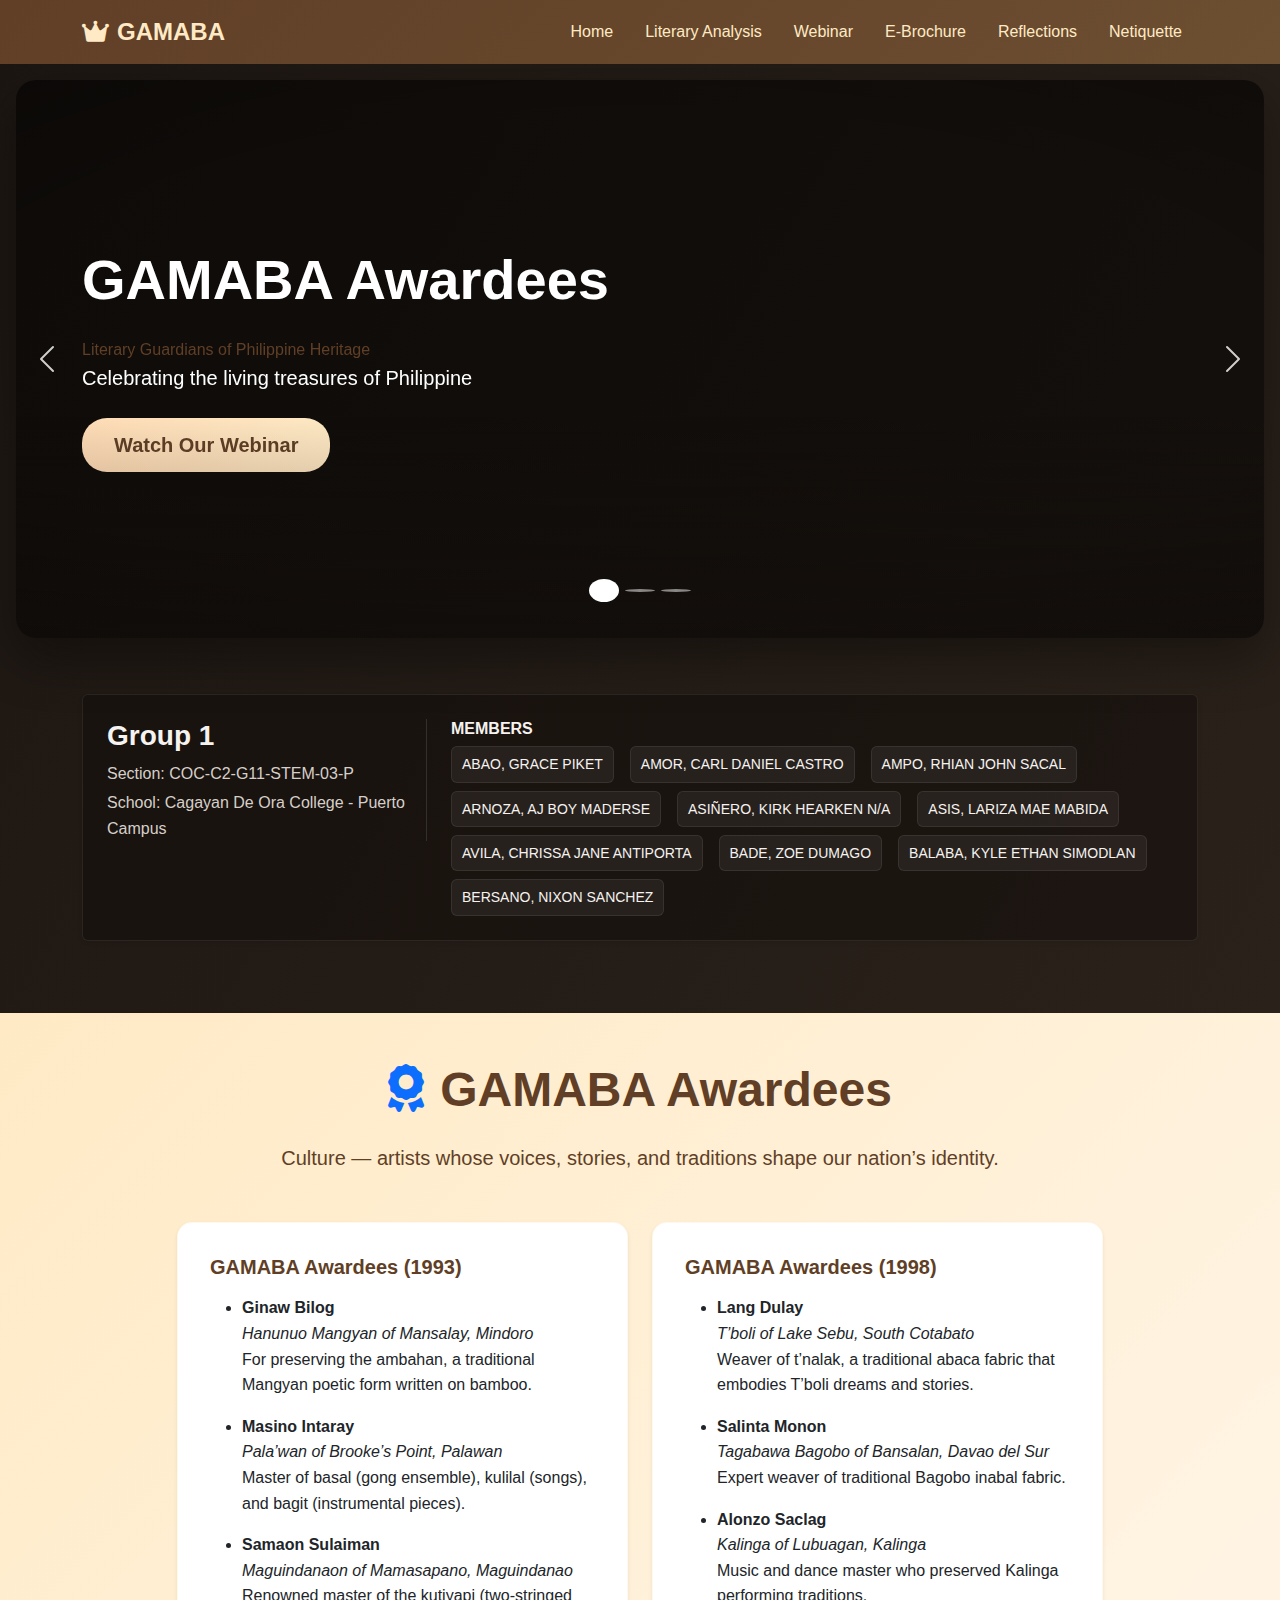
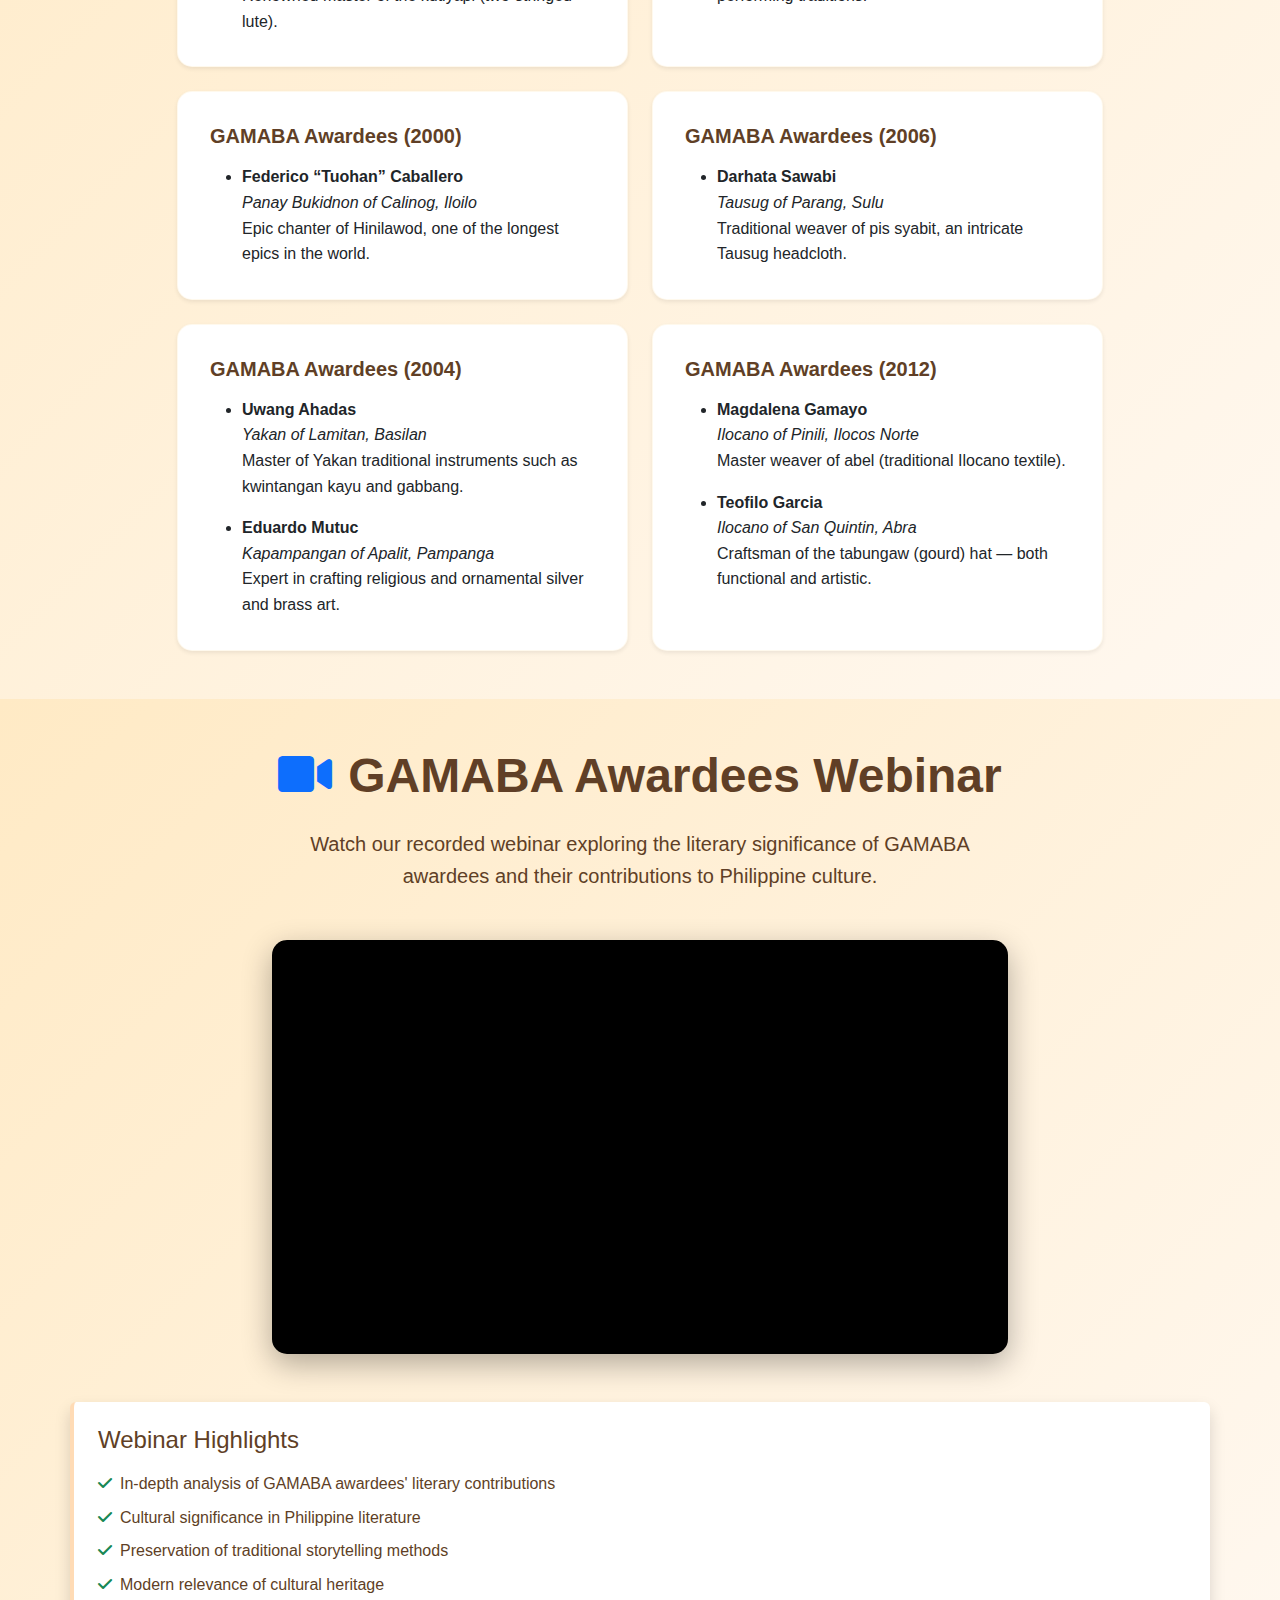
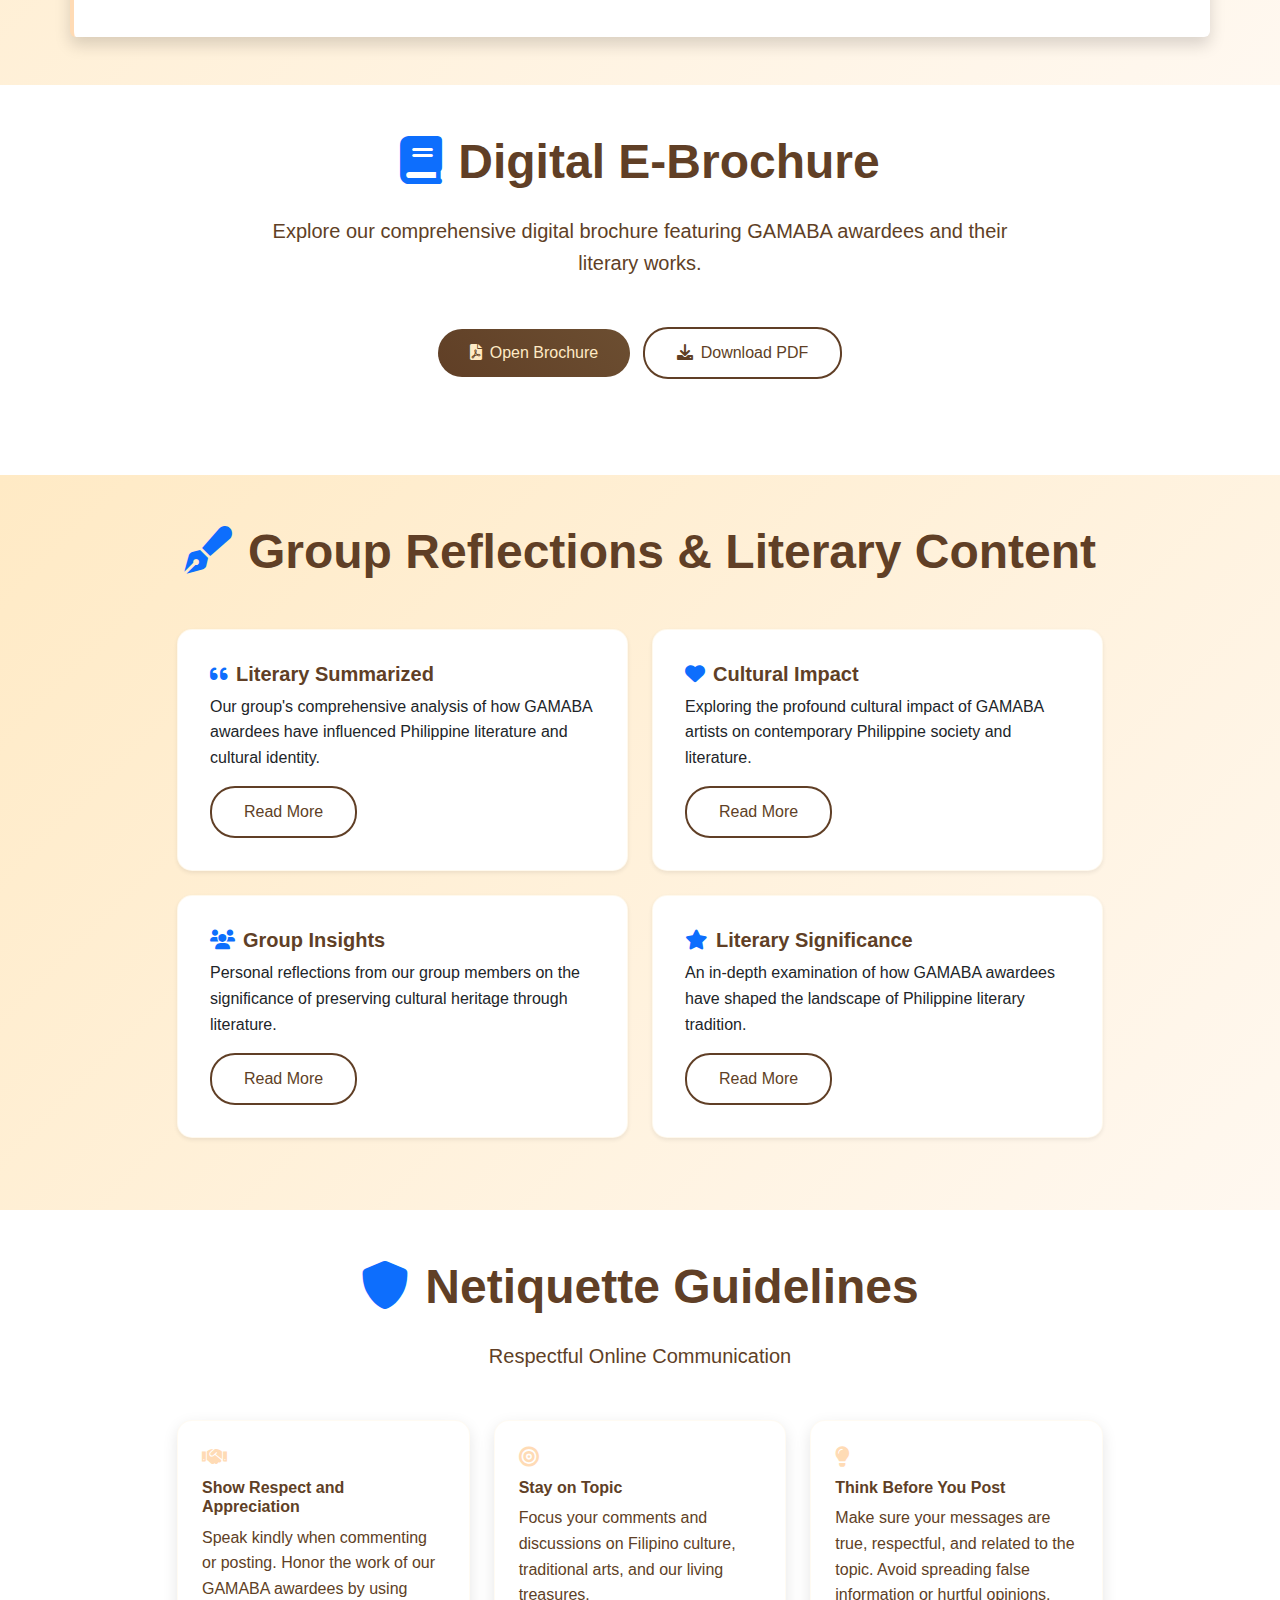
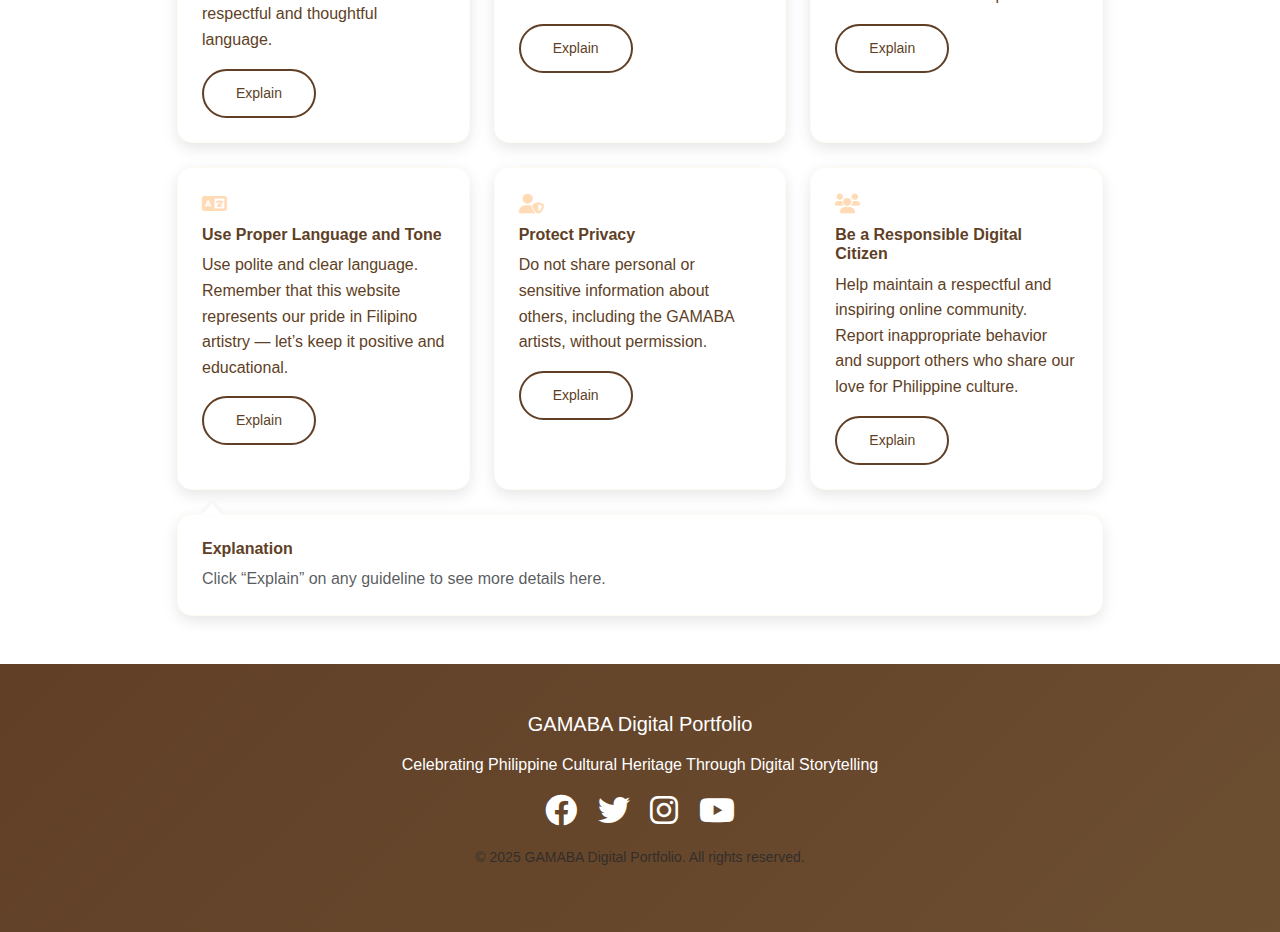
<file: index.html>
<!DOCTYPE html>
<html lang="en">
<head>
    <meta charset="UTF-8">
    <meta name="viewport" content="width=device-width, initial-scale=1.0">
    <title>GAMABA</title>
    <link href="https://cdnjs.cloudflare.com/ajax/libs/font-awesome/6.0.0/css/all.min.css" rel="stylesheet">
    <link href="https://cdnjs.cloudflare.com/ajax/libs/bootstrap/5.3.0/css/bootstrap.min.css" rel="stylesheet">
    <link href="styles.css" rel="stylesheet">
</head>
<body>
    <!-- Navigation -->
    <nav class="navbar navbar-expand-lg navbar-dark fixed-top" style="background: linear-gradient(135deg, var(--primary-color) 0%, var(--secondary-color) 100%);">
        <div class="container">
            <a class="navbar-brand" href="#home">
                <i class="fas fa-crown me-2"></i>GAMABA
            </a>
            <button class="navbar-toggler" type="button" data-bs-toggle="collapse" data-bs-target="#navbarNav">
                <span class="navbar-toggler-icon"></span>
            </button>
            <div class="collapse navbar-collapse" id="navbarNav">
                <ul class="navbar-nav ms-auto">
                    <li class="nav-item">
                        <a class="nav-link" href="#home">Home</a>
                    </li>
                    <li class="nav-item">
                        <a class="nav-link" href="literary-analysis.html">Literary Analysis</a>
                    </li>
                    <li class="nav-item">
                        <a class="nav-link" href="#webinar">Webinar</a>
                    </li>
                    <li class="nav-item">
                        <a class="nav-link" href="#brochure">E-Brochure</a>
                    </li>
                    <li class="nav-item">
                        <a class="nav-link" href="#reflections">Reflections</a>
                    </li>
                    <li class="nav-item">
                        <a class="nav-link" href="#netiquette">Netiquette</a>
                    </li>
                </ul>
            </div>
        </div>
    </nav>

    <!-- Hero Section with Carousel -->
    <section id="home" class="hero-section">
        <div id="heroCarousel" class="carousel slide" data-bs-ride="carousel">
            <div class="carousel-indicators">
                <button type="button" data-bs-target="#heroCarousel" data-bs-slide-to="0" class="active"></button>
                <button type="button" data-bs-target="#heroCarousel" data-bs-slide-to="1"></button>
                <button type="button" data-bs-target="#heroCarousel" data-bs-slide-to="2"></button>
            </div>
            <div class="carousel-inner">
                <div class="carousel-item active">
                    <div class="carousel-bg" style="background: linear-gradient(rgba(0,0,0,0.5), rgba(0,0,0,0.5)), url('https://images.unsplash.com/photo-1578662996442-48f60103fc96?ixlib=rb-4.0.3&auto=format&fit=crop&w=2070&q=80') center/cover;">
                        <div class="container">
                            <div class="row align-items-center min-vh-80">
                                <div class="col-lg-6">
                                    <h1 class="display-4 fw-bold text-white mb-4">GAMABA Awardees</h1>
                                    <p style="margin: 0; padding: 0;"lead text-white mb-4">Literary Guardians of Philippine Heritage</p>
                                    <p class="lead text-white mb-4">Celebrating the living treasures of Philippine</p>
                                    <a href="#webinar" class="btn btn-warning btn-lg">Watch Our Webinar</a>
                                </div>
                            </div>
                        </div>
                    </div>
                </div>
                <div class="carousel-item">
                    <div class="carousel-bg" style="background: linear-gradient(rgba(0,0,0,0.5), rgba(0,0,0,0.5)), url('https://images.unsplash.com/photo-1513475382585-d06e58bcb0e0?ixlib=rb-4.0.3&auto=format&fit=crop&w=2070&q=80') center/cover;">
                        <div class="container">
                            <div class="row align-items-center min-vh-80">
                                <div class="col-lg-6">
                                    <h1 class="display-4 fw-bold text-white mb-4">Literary Significance</h1>
                                    <p class="lead text-white mb-4">Exploring the profound impact of GAMABA artists on Philippine literature</p>
                                    <a href="#reflections" class="btn btn-warning btn-lg">Read Our Reflections</a>
                                </div>
                            </div>
                        </div>
                    </div>
                </div>
                <div class="carousel-item">
                    <div class="carousel-bg" style="background: linear-gradient(rgba(0,0,0,0.5), rgba(0,0,0,0.5)), url('1.jpg') center/cover;">
                        <div class="container">
                            <div class="row align-items-center min-vh-80">
                                <div class="col-lg-6">
                                    <h1 class="display-4 fw-bold text-white mb-4">Cultural Heritage</h1>
                                    <p class="lead text-white mb-4">Preserving and promoting Filipino traditions through digital storytelling</p>
                                    <a href="#brochure" class="btn btn-warning btn-lg">View E-Brochure</a>
                                </div>
                            </div>
                        </div>
                    </div>
                </div>
            </div>
            <button class="carousel-control-prev" type="button" data-bs-target="#heroCarousel" data-bs-slide="prev">
                <span class="carousel-control-prev-icon"></span>
            </button>
            <button class="carousel-control-next" type="button" data-bs-target="#heroCarousel" data-bs-slide="next">
                <span class="carousel-control-next-icon"></span>
            </button>
        </div>
        
        <!-- Group Information (inside hero, directly below the carousel) -->
        <div id="group-info" class="py-4">
            <div class="container">
                <div class="row">
                    <div class="col-lg-12 mx-auto">
                        <div class="group-card rounded shadow-sm p-3 p-md-4 mx-auto">
                            <div class="group-layout">
                                <div class="group-meta">
                                    <h3 class="fw-bold mb-2">Group 1</h3>
                                    <p class="mb-1 text-muted">Section: COC-C2-G11-STEM-03-P</p>
                                    <p class="mb-0 text-muted">School: Cagayan De Ora College - Puerto Campus</p>
                                </div>
                                <div class="group-members">
                                    <h6 class="text-uppercase fw-bold mb-2">Members</h6>
                                    <div class="members-list small">
                                        <div class="member">ABAO, GRACE PIKET</div>
                                        <div class="member">AMOR, CARL DANIEL CASTRO</div>
                                        <div class="member">AMPO, RHIAN JOHN SACAL</div>
                                        <div class="member">ARNOZA, AJ BOY MADERSE</div>
                                        <div class="member">ASIÑERO, KIRK HEARKEN N/A</div>
                                        <div class="member">ASIS, LARIZA MAE MABIDA</div>
                                        <div class="member">AVILA, CHRISSA JANE ANTIPORTA</div>
                                        <div class="member">BADE, ZOE DUMAGO</div>
                                        <div class="member">BALABA, KYLE ETHAN SIMODLAN</div>
                                        <div class="member">BERSANO, NIXON SANCHEZ</div>
                                    </div>
                                </div>
                            </div>
                        </div>
                    </div>
                </div>
            </div>
        </div>
    </section>

    

    <!-- GAMABA Awardees Section -->
    <section id="awardees" class="py-5 bg-light">
        <div class="container">
            <div class="row">
                <div class="col-lg-10 mx-auto">
                    <h2 class="display-5 fw-bold text-center mb-4">
                        <i class="fas fa-award me-3 text-primary"></i>GAMABA Awardees
                    </h2>
                    <p class="lead text-center mb-5">Culture — artists whose voices, stories, and traditions shape our nation’s identity.</p>

                    <div class="row g-4">
                        <div class="col-md-6">
                            <div class="card h-100 shadow-sm">
                                <div class="card-body">
                                    <h5 class="card-title mb-3">GAMABA Awardees (1993)</h5>
                                    <ul class="mb-0">
                                        <li class="mb-3">
                                            <strong>Ginaw Bilog</strong><br>
                                            <em>Hanunuo Mangyan of Mansalay, Mindoro</em><br>
                                            <span>For preserving the ambahan, a traditional Mangyan poetic form written on bamboo.</span>
                                        </li>
                                        <li class="mb-3">
                                            <strong>Masino Intaray</strong><br>
                                            <em>Pala’wan of Brooke’s Point, Palawan</em><br>
                                            <span>Master of basal (gong ensemble), kulilal (songs), and bagit (instrumental pieces).</span>
                                        </li>
                                        <li>
                                            <strong>Samaon Sulaiman</strong><br>
                                            <em>Maguindanaon of Mamasapano, Maguindanao</em><br>
                                            <span>Renowned master of the kutiyapi (two-stringed lute).</span>
                                        </li>
                                    </ul>
                                </div>
                            </div>
                        </div>

                        <div class="col-md-6">
                            <div class="card h-100 shadow-sm">
                                <div class="card-body">
                                    <h5 class="card-title mb-3">GAMABA Awardees (1998)</h5>
                                    <ul class="mb-0">
                                        <li class="mb-3">
                                            <strong>Lang Dulay</strong><br>
                                            <em>T’boli of Lake Sebu, South Cotabato</em><br>
                                            <span>Weaver of t’nalak, a traditional abaca fabric that embodies T’boli dreams and stories.</span>
                                        </li>
                                        <li class="mb-3">
                                            <strong>Salinta Monon</strong><br>
                                            <em>Tagabawa Bagobo of Bansalan, Davao del Sur</em><br>
                                            <span>Expert weaver of traditional Bagobo inabal fabric.</span>
                                        </li>
                                        <li>
                                            <strong>Alonzo Saclag</strong><br>
                                            <em>Kalinga of Lubuagan, Kalinga</em><br>
                                            <span>Music and dance master who preserved Kalinga performing traditions.</span>
                                        </li>
                                    </ul>
                                </div>
                            </div>
                        </div>

                        <div class="col-md-6">
                            <div class="card h-100 shadow-sm">
                                <div class="card-body">
                                    <h5 class="card-title mb-3">GAMABA Awardees (2000)</h5>
                                    <ul class="mb-0">
                                        <li>
                                            <strong>Federico “Tuohan” Caballero</strong><br>
                                            <em>Panay Bukidnon of Calinog, Iloilo</em><br>
                                            <span>Epic chanter of Hinilawod, one of the longest epics in the world.</span>
                                        </li>
                                    </ul>
                                </div>
                            </div>
                        </div>

                        <div class="col-md-6">
                            <div class="card h-100 shadow-sm">
                                <div class="card-body">
                                    <h5 class="card-title mb-3">GAMABA Awardees (2006)</h5>
                                    <ul class="mb-0">
                                        <li>
                                            <strong>Darhata Sawabi</strong><br>
                                            <em>Tausug of Parang, Sulu</em><br>
                                            <span>Traditional weaver of pis syabit, an intricate Tausug headcloth.</span>
                                        </li>
                                    </ul>
                                </div>
                            </div>
                        </div>

                        <div class="col-md-6">
                            <div class="card h-100 shadow-sm">
                                <div class="card-body">
                                    <h5 class="card-title mb-3">GAMABA Awardees (2004)</h5>
                                    <ul class="mb-0">
                                        <li class="mb-3">
                                            <strong>Uwang Ahadas</strong><br>
                                            <em>Yakan of Lamitan, Basilan</em><br>
                                            <span>Master of Yakan traditional instruments such as kwintangan kayu and gabbang.</span>
                                        </li>
                                        <li>
                                            <strong>Eduardo Mutuc</strong><br>
                                            <em>Kapampangan of Apalit, Pampanga</em><br>
                                            <span>Expert in crafting religious and ornamental silver and brass art.</span>
                                        </li>
                                    </ul>
                                </div>
                            </div>
                        </div>

                        <div class="col-md-6">
                            <div class="card h-100 shadow-sm">
                                <div class="card-body">
                                    <h5 class="card-title mb-3">GAMABA Awardees (2012)</h5>
                                    <ul class="mb-0">
                                        <li class="mb-3">
                                            <strong>Magdalena Gamayo</strong><br>
                                            <em>Ilocano of Pinili, Ilocos Norte</em><br>
                                            <span>Master weaver of abel (traditional Ilocano textile).</span>
                                        </li>
                                        <li>
                                            <strong>Teofilo Garcia</strong><br>
                                            <em>Ilocano of San Quintin, Abra</em><br>
                                            <span>Craftsman of the tabungaw (gourd) hat — both functional and artistic.</span>
                                        </li>
                                    </ul>
                                </div>
                            </div>
                        </div>
                    </div>
                </div>
            </div>
        </div>
    </section>

    <!-- Webinar Video Section -->
    <section id="webinar" class="py-5 bg-light">
        <div class="container">
            <div class="row">
                <div class="col-lg-8 mx-auto text-center">
                    <h2 class="display-5 fw-bold mb-4">
                        <i class="fas fa-video me-3 text-primary"></i>GAMABA Awardees Webinar
                    </h2>
                    <p class="lead mb-5">Watch our recorded webinar exploring the literary significance of GAMABA awardees and their contributions to Philippine culture.</p>
                    
                    <div class="video-container mb-5">
                        <div class="video-wrapper">
                            <!-- Changed: use YouTube embed instead of local video files -->
                            <iframe
                                width="100%"
                                height="500"
                                src="https://www.youtube.com/embed/tnSZ22tiX8Q?rel=0&modestbranding=1"
                                title="GAMABA Awardees Webinar"
                                frameborder="0"
                                allow="accelerometer; autoplay; clipboard-write; encrypted-media; gyroscope; picture-in-picture"
                                allowfullscreen>
                            </iframe>
                        </div>
                    </div>
                    
                    </div>
                    
                    <!-- Video Description -->
                    <div class="video-info bg-white p-4 rounded shadow">
                        <h4 class="mb-3">Webinar Highlights</h4>
                        <ul class="list-unstyled">
                            <li class="mb-2"><i class="fas fa-check text-success me-2"></i>In-depth analysis of GAMABA awardees' literary contributions</li>
                            <li class="mb-2"><i class="fas fa-check text-success me-2"></i>Cultural significance in Philippine literature</li>
                            <li class="mb-2"><i class="fas fa-check text-success me-2"></i>Preservation of traditional storytelling methods</li>
                            <li class="mb-2"><i class="fas fa-check text-success me-2"></i>Modern relevance of cultural heritage</li>
                        </ul>
                    </div>
                </div>
            </div>
        </div>
    </section>

    <!-- E-Brochure Section -->
    <section id="brochure" class="py-5">
        <div class="container">
            <div class="row">
                <div class="col-lg-8 mx-auto text-center">
                    <h2 class="display-5 fw-bold mb-4">
                        <i class="fas fa-book me-3 text-primary"></i>Digital E-Brochure
                    </h2>
                    <p class="lead mb-5">Explore our comprehensive digital brochure featuring GAMABA awardees and their literary works.</p>
                    
                    <!-- E-Brochure Embed/Link -->
                    <div class="brochure-container mb-5">
                        <div class="mt-3">
                            <a href="brochure.pdf" target="_blank" class="btn btn-primary me-2">
                                <i class="fas fa-file-pdf me-2"></i>Open Brochure
                            </a>
                            <a href="brochure.pdf" download class="btn btn-outline-primary">
                                <i class="fas fa-download me-2"></i>Download PDF
                            </a>
                        </div>
                    </div>
                </div>
            </div>
        </div>
    </section>

    <!-- Group Reflections Section -->
    <section id="reflections" class="py-5 bg-light">
        <div class="container">
            <div class="row">
                <div class="col-lg-10 mx-auto">
                    <h2 class="display-5 fw-bold text-center mb-5">
                        <i class="fas fa-pen-fancy me-3 text-primary"></i>Group Reflections & Literary Content
                    </h2>
                    
                    <div class="row">
                        <div class="col-md-6 mb-4">
                            <div class="card h-100 shadow-sm">
                                <div class="card-body">
                                    <h5 class="card-title">
                                        <i class="fas fa-quote-left text-primary me-2"></i>Literary Summarized
                                    </h5>
                                    <p class="card-text">Our group's comprehensive analysis of how GAMABA awardees have influenced Philippine literature and cultural identity.</p>
                                    <a href="#" class="btn btn-outline-primary">Read More</a>
                                </div>
                            </div>
                        </div>
                        <div class="col-md-6 mb-4">
                            <div class="card h-100 shadow-sm">
                                <div class="card-body">
                                    <h5 class="card-title">
                                        <i class="fas fa-heart text-primary me-2"></i>Cultural Impact
                                    </h5>
                                    <p class="card-text">Exploring the profound cultural impact of GAMABA artists on contemporary Philippine society and literature.</p>
                                    <a href="#" class="btn btn-outline-primary">Read More</a>
                                </div>
                            </div>
                        </div>
                        <div class="col-md-6 mb-4">
                            <div class="card h-100 shadow-sm">
                                <div class="card-body">
                                    <h5 class="card-title">
                                        <i class="fas fa-users text-primary me-2"></i>Group Insights
                                    </h5>
                                    <p class="card-text">Personal reflections from our group members on the significance of preserving cultural heritage through literature.</p>
                                    <a href="#" class="btn btn-outline-primary">Read More</a>
                                </div>
                            </div>
                        </div>
                        <div class="col-md-6 mb-4">
                            <div class="card h-100 shadow-sm">
                                <div class="card-body">
                                    <h5 class="card-title">
                                        <i class="fas fa-star text-primary me-2"></i>Literary Significance
                                    </h5>
                                    <p class="card-text">An in-depth examination of how GAMABA awardees have shaped the landscape of Philippine literary tradition.</p>
                                    <a href="#" class="btn btn-outline-primary">Read More</a>
                                </div>
                            </div>
                        </div>
                    </div>
                </div>
            </div>
        </div>
    </section>

    <!-- Netiquette Section -->
    <section id="netiquette" class="py-5">
        <div class="container">
            <div class="row">
                <div class="col-lg-10 mx-auto">
                    <h2 class="display-5 fw-bold text-center mb-4">
                        <i class="fas fa-shield-alt me-3 text-primary"></i>Netiquette Guidelines 
                    </h2>
                    <p class="lead text-center mb-5">Respectful Online Communication</p>
                    <div class="row g-3 g-md-4">
                        <div class="col-md-6 col-lg-4">
                            <div class="netiquette-card p-4 h-100">
                                <div class="netiquette-icon mb-2"><i class="fas fa-handshake fa-lg"></i></div>
                                <h6 class="fw-bold mb-2">Show Respect and Appreciation</h6>
                                <p class="mb-0">Speak kindly when commenting or posting. Honor the work of our GAMABA awardees by using respectful and thoughtful language.</p>
                                <button class="btn btn-sm btn-outline-primary mt-3 explain-btn" data-key="respect">Explain</button>
                            </div>
                        </div>
                        <div class="col-md-6 col-lg-4">
                            <div class="netiquette-card p-4 h-100">
                                <div class="netiquette-icon mb-2"><i class="fas fa-bullseye fa-lg"></i></div>
                                <h6 class="fw-bold mb-2">Stay on Topic</h6>
                                <p class="mb-0">Focus your comments and discussions on Filipino culture, traditional arts, and our living treasures.</p>
                                <button class="btn btn-sm btn-outline-primary mt-3 explain-btn" data-key="topic">Explain</button>
                            </div>
                        </div>
                        <div class="col-md-6 col-lg-4">
                            <div class="netiquette-card p-4 h-100">
                                <div class="netiquette-icon mb-2"><i class="fas fa-lightbulb fa-lg"></i></div>
                                <h6 class="fw-bold mb-2">Think Before You Post</h6>
                                <p class="mb-0">Make sure your messages are true, respectful, and related to the topic. Avoid spreading false information or hurtful opinions.</p>
                                <button class="btn btn-sm btn-outline-primary mt-3 explain-btn" data-key="think">Explain</button>
                            </div>
                        </div>
                        <div class="col-md-6 col-lg-4">
                            <div class="netiquette-card p-4 h-100">
                                <div class="netiquette-icon mb-2"><i class="fas fa-language fa-lg"></i></div>
                                <h6 class="fw-bold mb-2">Use Proper Language and Tone</h6>
                                <p class="mb-0">Use polite and clear language. Remember that this website represents our pride in Filipino artistry — let’s keep it positive and educational.</p>
                                <button class="btn btn-sm btn-outline-primary mt-3 explain-btn" data-key="language">Explain</button>
                            </div>
                        </div>
                        <div class="col-md-6 col-lg-4">
                            <div class="netiquette-card p-4 h-100">
                                <div class="netiquette-icon mb-2"><i class="fas fa-user-shield fa-lg"></i></div>
                                <h6 class="fw-bold mb-2">Protect Privacy</h6>
                                <p class="mb-0">Do not share personal or sensitive information about others, including the GAMABA artists, without permission.</p>
                                <button class="btn btn-sm btn-outline-primary mt-3 explain-btn" data-key="privacy">Explain</button>
                            </div>
                        </div>
                        <div class="col-md-6 col-lg-4">
                            <div class="netiquette-card p-4 h-100">
                                <div class="netiquette-icon mb-2"><i class="fas fa-users fa-lg"></i></div>
                                <h6 class="fw-bold mb-2">Be a Responsible Digital Citizen</h6>
                                <p class="mb-0">Help maintain a respectful and inspiring online community. Report inappropriate behavior and support others who share our love for Philippine culture.</p>
                                <button class="btn btn-sm btn-outline-primary mt-3 explain-btn" data-key="citizen">Explain</button>
                            </div>
                        </div>
                    </div>

                    <!-- Explanation panel -->
                    <div id="netiquette-detail" class="mt-4">
                        <div class="netiquette-card p-4 detail-card">
                            <h6 class="fw-bold mb-2">Explanation</h6>
                            <p class="mb-0 text-muted">Click “Explain” on any guideline to see more details here.</p>
                        </div>
                    </div>
                </div>
            </div>
        </div>
    </section>

    <!-- Footer -->
    <footer class="bg-dark text-white py-5">
        <div class="container">
            <div class="row">
                <div class="col-lg-8 mx-auto text-center">
                    <h5 class="mb-3">GAMABA Digital Portfolio</h5>
                    <p class="mb-3">Celebrating Philippine Cultural Heritage Through Digital Storytelling</p>
                    <div class="social-links mb-3">
                        <a href="#" class="text-white me-3"><i class="fab fa-facebook fa-2x"></i></a>
                        <a href="#" class="text-white me-3"><i class="fab fa-twitter fa-2x"></i></a>
                        <a href="#" class="text-white me-3"><i class="fab fa-instagram fa-2x"></i></a>
                        <a href="#" class="text-white"><i class="fab fa-youtube fa-2x"></i></a>
                    </div>
                    <p class="small text-muted">&copy; 2025 GAMABA Digital Portfolio. All rights reserved.</p>
                </div>
            </div>
        </div>
    </footer>

    <!-- Bootstrap JS -->
    <script src="https://cdnjs.cloudflare.com/ajax/libs/bootstrap/5.3.0/js/bootstrap.bundle.min.js"></script>
    <script src="script.js"></script>
</body>
</html>
</file>
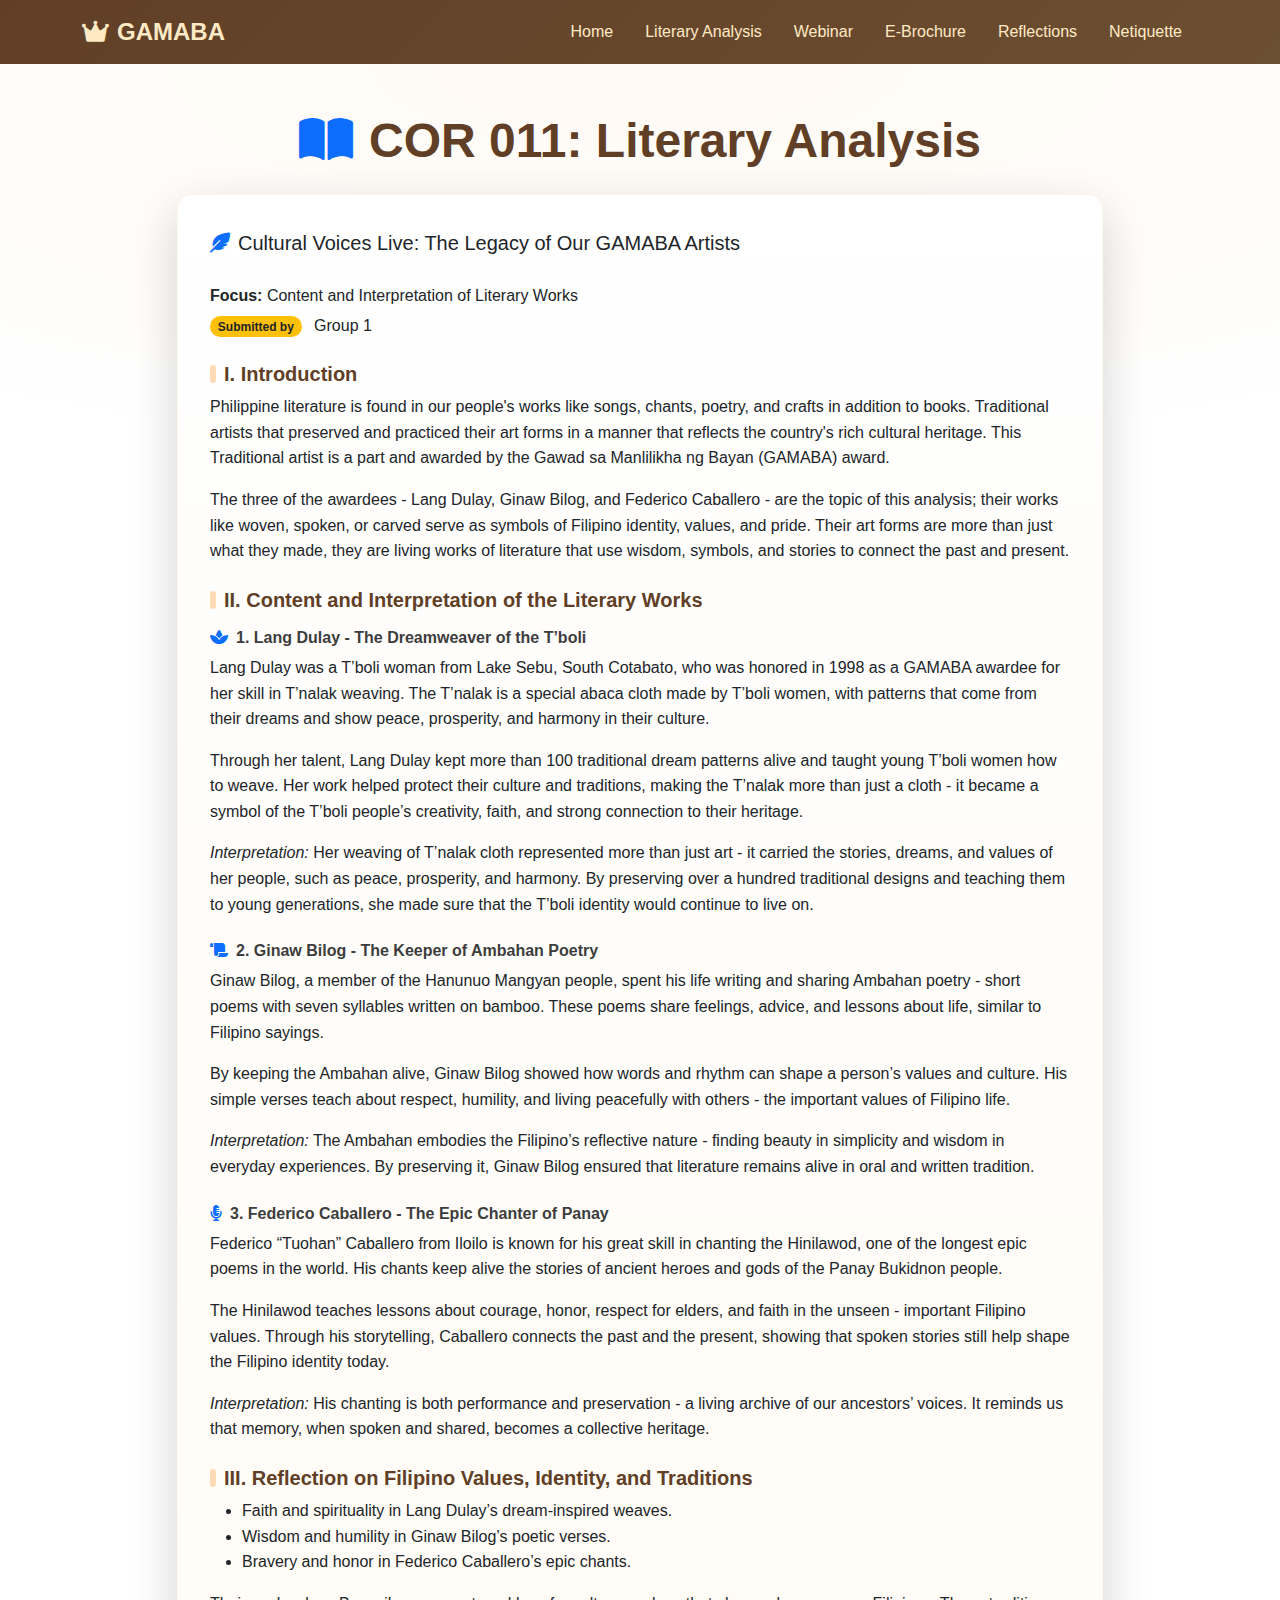
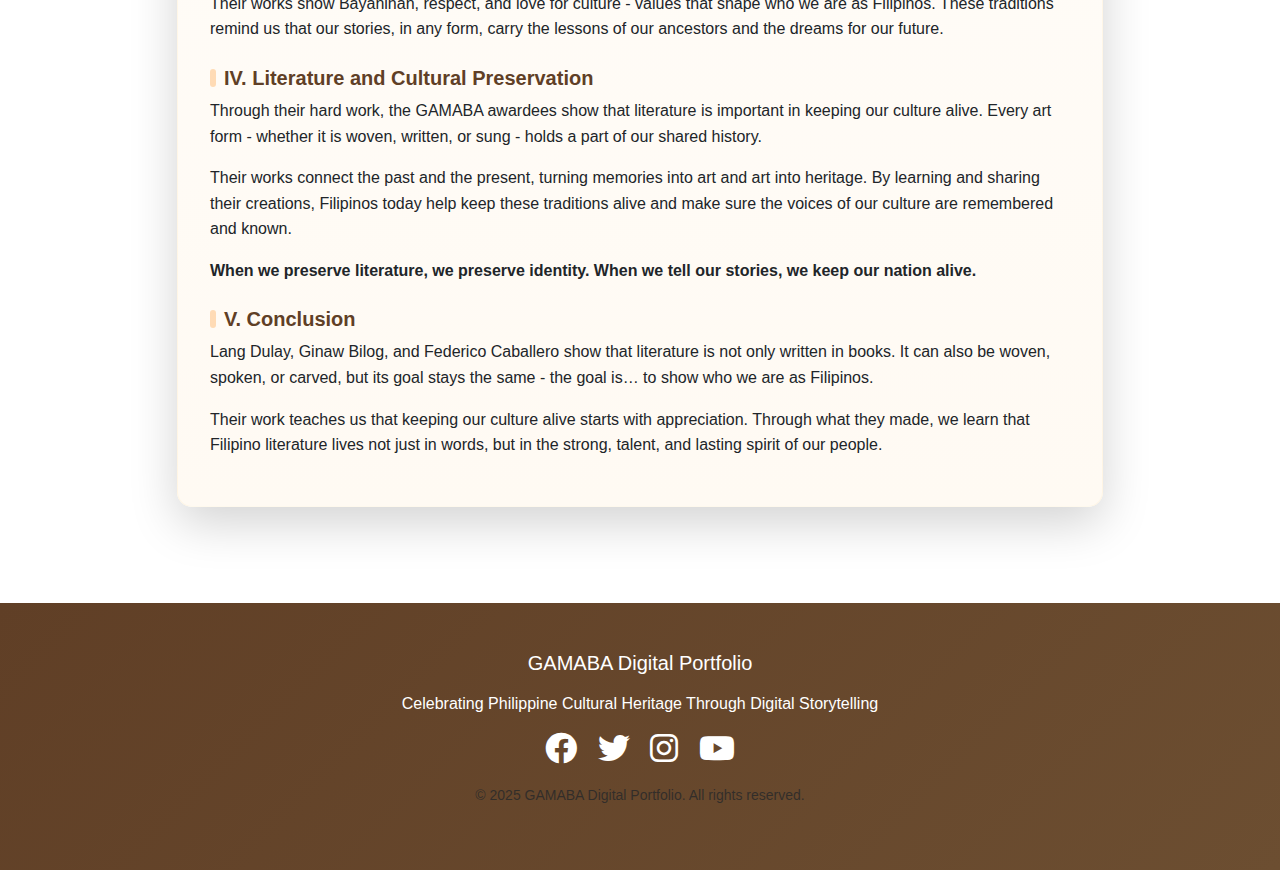
<file: literary-analysis.html>
<!DOCTYPE html>
<html lang="en">
<head>
    <meta charset="UTF-8">
    <meta name="viewport" content="width=device-width, initial-scale=1.0">
    <title>Literary Analysis - GAMABA</title>
    <link href="https://cdnjs.cloudflare.com/ajax/libs/font-awesome/6.0.0/css/all.min.css" rel="stylesheet">
    <link href="https://cdnjs.cloudflare.com/ajax/libs/bootstrap/5.3.0/css/bootstrap.min.css" rel="stylesheet">
    <link href="styles.css" rel="stylesheet">
</head>
<body>
    <!-- Navigation -->
    <nav class="navbar navbar-expand-lg navbar-dark" style="background: linear-gradient(135deg, var(--primary-color) 0%, var(--secondary-color) 100%);">
        <div class="container">
            <a class="navbar-brand" href="index.html#home">
                <i class="fas fa-crown me-2"></i>GAMABA
            </a>
            <button class="navbar-toggler" type="button" data-bs-toggle="collapse" data-bs-target="#navbarNav">
                <span class="navbar-toggler-icon"></span>
            </button>
            <div class="collapse navbar-collapse" id="navbarNav">
                <ul class="navbar-nav ms-auto">
                    <li class="nav-item"><a class="nav-link" href="index.html#home">Home</a></li>
                    <li class="nav-item"><a class="nav-link active" aria-current="page" href="#">Literary Analysis</a></li>
                    <li class="nav-item"><a class="nav-link" href="index.html#webinar">Webinar</a></li>
                    <li class="nav-item"><a class="nav-link" href="index.html#brochure">E-Brochure</a></li>
                    <li class="nav-item"><a class="nav-link" href="index.html#reflections">Reflections</a></li>
                    <li class="nav-item"><a class="nav-link" href="index.html#netiquette">Netiquette</a></li>
                </ul>
            </div>
        </div>
    </nav>

    <!-- Literary Analysis Content -->
    <main class="py-5" style="background: radial-gradient(1200px 400px at 50% 0%, rgba(255,219,181,0.15), transparent) no-repeat;">
        <div class="container">
            <div class="row">
                <div class="col-lg-10 mx-auto">
                    <h2 class="display-5 fw-bold text-center mb-4">
                        <i class="fas fa-book-open me-3 text-primary"></i>COR 011: Literary Analysis
                    </h2>
                    <div class="card analysis-card shadow-lg">
                        <div class="card-body">
                            <p class="lead mb-4 analysis-subtitle"><i class="fas fa-feather-alt me-2 text-primary"></i>Cultural Voices Live: The Legacy of Our GAMABA Artists</p>
                            <p class="mb-1"><strong>Focus:</strong> Content and Interpretation of Literary Works</p>
                            <p class="mb-4"><span class="badge rounded-pill bg-warning text-dark me-2">Submitted by</span> Group 1</p>

                            <h5 class="fw-bold mt-3 analysis-heading">I. Introduction</h5>
                            <p>Philippine literature is found in our people's works like songs, chants, poetry, and crafts in addition to books. Traditional artists that preserved and practiced their art forms in a manner that reflects the country's rich cultural heritage. This Traditional artist is a part and awarded by the Gawad sa Manlilikha ng Bayan (GAMABA) award.</p>
                            <p>The three of the awardees - Lang Dulay, Ginaw Bilog, and Federico Caballero - are the topic of this analysis; their works like woven, spoken, or carved serve as symbols of Filipino identity, values, and pride. Their art forms are more than just what they made, they are living works of literature that use wisdom, symbols, and stories to connect the past and present.</p>

                            <h5 class="fw-bold mt-4 analysis-heading">II. Content and Interpretation of the Literary Works</h5>
                            <h6 class="fw-bold mt-3 analysis-subheading"><i class="fas fa-spa me-2 text-primary"></i>1. Lang Dulay - The Dreamweaver of the T’boli</h6>
                            <p>Lang Dulay was a T’boli woman from Lake Sebu, South Cotabato, who was honored in 1998 as a GAMABA awardee for her skill in T’nalak weaving. The T’nalak is a special abaca cloth made by T’boli women, with patterns that come from their dreams and show peace, prosperity, and harmony in their culture.</p>
                            <p>Through her talent, Lang Dulay kept more than 100 traditional dream patterns alive and taught young T’boli women how to weave. Her work helped protect their culture and traditions, making the T’nalak more than just a cloth - it became a symbol of the T’boli people’s creativity, faith, and strong connection to their heritage.</p>
                            <p><em>Interpretation:</em> Her weaving of T’nalak cloth represented more than just art - it carried the stories, dreams, and values of her people, such as peace, prosperity, and harmony. By preserving over a hundred traditional designs and teaching them to young generations, she made sure that the T’boli identity would continue to live on.</p>

                            <h6 class="fw-bold mt-4 analysis-subheading"><i class="fas fa-scroll me-2 text-primary"></i>2. Ginaw Bilog - The Keeper of Ambahan Poetry</h6>
                            <p>Ginaw Bilog, a member of the Hanunuo Mangyan people, spent his life writing and sharing Ambahan poetry - short poems with seven syllables written on bamboo. These poems share feelings, advice, and lessons about life, similar to Filipino sayings.</p>
                            <p>By keeping the Ambahan alive, Ginaw Bilog showed how words and rhythm can shape a person’s values and culture. His simple verses teach about respect, humility, and living peacefully with others - the important values of Filipino life.</p>
                            <p><em>Interpretation:</em> The Ambahan embodies the Filipino’s reflective nature - finding beauty in simplicity and wisdom in everyday experiences. By preserving it, Ginaw Bilog ensured that literature remains alive in oral and written tradition.</p>

                            <h6 class="fw-bold mt-4 analysis-subheading"><i class="fas fa-microphone-alt me-2 text-primary"></i>3. Federico Caballero - The Epic Chanter of Panay</h6>
                            <p>Federico “Tuohan” Caballero from Iloilo is known for his great skill in chanting the Hinilawod, one of the longest epic poems in the world. His chants keep alive the stories of ancient heroes and gods of the Panay Bukidnon people.</p>
                            <p>The Hinilawod teaches lessons about courage, honor, respect for elders, and faith in the unseen - important Filipino values. Through his storytelling, Caballero connects the past and the present, showing that spoken stories still help shape the Filipino identity today.</p>
                            <p><em>Interpretation:</em> His chanting is both performance and preservation - a living archive of our ancestors’ voices. It reminds us that memory, when spoken and shared, becomes a collective heritage.</p>

                            <h5 class="fw-bold mt-4 analysis-heading">III. Reflection on Filipino Values, Identity, and Traditions</h5>
                            <ul>
                                <li>Faith and spirituality in Lang Dulay’s dream-inspired weaves.</li>
                                <li>Wisdom and humility in Ginaw Bilog’s poetic verses.</li>
                                <li>Bravery and honor in Federico Caballero’s epic chants.</li>
                            </ul>
                            <p>Their works show Bayanihan, respect, and love for culture - values that shape who we are as Filipinos. These traditions remind us that our stories, in any form, carry the lessons of our ancestors and the dreams for our future.</p>

                            <h5 class="fw-bold mt-4 analysis-heading">IV. Literature and Cultural Preservation</h5>
                            <p>Through their hard work, the GAMABA awardees show that literature is important in keeping our culture alive. Every art form - whether it is woven, written, or sung - holds a part of our shared history.</p>
                            <p>Their works connect the past and the present, turning memories into art and art into heritage. By learning and sharing their creations, Filipinos today help keep these traditions alive and make sure the voices of our culture are remembered and known.</p>
                            <p><strong>When we preserve literature, we preserve identity. When we tell our stories, we keep our nation alive.</strong></p>

                            <h5 class="fw-bold mt-4 analysis-heading">V. Conclusion</h5>
                            <p>Lang Dulay, Ginaw Bilog, and Federico Caballero show that literature is not only written in books. It can also be woven, spoken, or carved, but its goal stays the same - the goal is… to show who we are as Filipinos.</p>
                            <p>Their work teaches us that keeping our culture alive starts with appreciation. Through what they made, we learn that Filipino literature lives not just in words, but in the strong, talent, and lasting spirit of our people.</p>
                        </div>
                    </div>
                </div>
            </div>
        </div>
    </main>

    <!-- Footer -->
    <footer class="bg-dark text-white py-5 mt-5">
        <div class="container">
            <div class="row">
                <div class="col-lg-8 mx-auto text-center">
                    <h5 class="mb-3">GAMABA Digital Portfolio</h5>
                    <p class="mb-3">Celebrating Philippine Cultural Heritage Through Digital Storytelling</p>
                    <div class="social-links mb-3">
                        <a href="#" class="text-white me-3"><i class="fab fa-facebook fa-2x"></i></a>
                        <a href="#" class="text-white me-3"><i class="fab fa-twitter fa-2x"></i></a>
                        <a href="#" class="text-white me-3"><i class="fab fa-instagram fa-2x"></i></a>
                        <a href="#" class="text-white"><i class="fab fa-youtube fa-2x"></i></a>
                    </div>
                    <p class="small text-muted">&copy; 2025 GAMABA Digital Portfolio. All rights reserved.</p>
                </div>
            </div>
        </div>
    </footer>

    <script src="https://cdnjs.cloudflare.com/ajax/libs/bootstrap/5.3.0/js/bootstrap.bundle.min.js"></script>
    <script src="script.js"></script>
</body>
</html>
</file>
<file: styles.css>
/* Custom CSS for GAMABA Digital Portfolio */

:root {
    --primary-color: #603F26;
    --secondary-color: #6C4E31;
    --accent-color: #FFDBB5;
    --light-color: #FFEAC5;
    --dark-color: #603F26;
    --success-color: #6C4E31;
    --warning-color: #FFDBB5;
    --danger-color: #603F26;
    --info-color: #6C4E31;
    --philippine-red: #603F26;
    --philippine-blue: #6C4E31;
    --philippine-yellow: #FFEAC5;
}

/* Global Styles */
body {
    font-family: 'Segoe UI', Tahoma, Geneva, Verdana, sans-serif;
    line-height: 1.6;
    color: var(--dark-color);
}

/* Navigation */
.navbar-brand {
    font-weight: 700;
    font-size: 1.5rem;
    color: var(--light-color) !important;
}

.navbar-nav .nav-link {
    font-weight: 500;
    margin: 0 0.5rem;
    transition: color 0.3s ease;
    color: var(--light-color) !important;
}

.navbar-nav .nav-link:hover {
    color: var(--accent-color) !important;
}

/* Hero Section */
.hero-section {
    position: relative;
    min-height: 100vh;
    overflow: hidden;
    /* Subtle neutral background that doesn't fight with the carousel */
    background: linear-gradient(120deg, #1c1612 0%, #2a211a 100%);
    padding: 3rem 0;

}

#group-info .group-card {
    max-width: 1280px;
    background: rgba(20, 15, 12, 0.6);
    border: 1px solid rgba(255, 255, 255, 0.08);
    color: #f5f2ef;
}

#group-info .group-card h3,
#group-info .group-card h6 {
    color: #f5f2ef;
}

#group-info .group-card .text-muted {
    color: #d6cfc9 !important;
}

/* Two-column left-to-right layout inside the group card */
#group-info .group-layout {
    display: grid;
    grid-template-columns: 320px 1fr;
    gap: 16px 24px;
    align-items: start;
}

#group-info .group-meta {
    border-right: 1px solid rgba(255, 255, 255, 0.12);
    padding-right: 16px;
}

#group-info .group-members {
    min-width: 0;
}

/* Responsive flex list for members (readable like nav) */
#group-info .members-list {
    display: flex;
    flex-wrap: wrap;
    gap: 8px 16px;
}

#group-info .members-list .member {
    padding: 6px 10px;
    border-radius: 6px;
    background: rgba(255, 255, 255, 0.06);
    border: 1px solid rgba(255, 255, 255, 0.08);
}

@media (max-width: 768px) {
    #group-info .group-layout {
        grid-template-columns: 1fr;
        gap: 12px;
    }
    #group-info .group-meta {
        border-right: none;
        padding-right: 0;
        border-bottom: 1px solid rgba(255, 255, 255, 0.12);
        padding-bottom: 12px;
        margin-bottom: 4px;
    }
}

#heroCarousel {
    margin: 2rem auto;
    max-width: 1800px; /* larger so it fills most of the hero */
    width: calc(100% - 2rem);
    border-radius: 20px;
    overflow: hidden;
    box-shadow: 0 20px 50px rgba(0,0,0,0.35);
}

.carousel-bg {
    min-height: 62vh; /* tighter height so it fits naturally */
    display: flex;
    align-items: center;
    background-attachment: fixed;
    background-position: center;
    background-repeat: no-repeat;
    background-size: cover;
    position: relative;
}

/* Soft vignette overlay for edge fade similar to screenshot */
.carousel-bg::after {
    content: "";
    position: absolute;
    inset: 0;
    /* Softer edge + bottom fade to avoid harsh contrast */
    background:
        linear-gradient(to bottom, rgba(0,0,0,0.0) 60%, rgba(20, 15, 12, 0.45) 100%),
        radial-gradient(120% 100% at 50% 50%, rgba(0,0,0,0) 45%, rgba(0,0,0,0.45) 100%);
    pointer-events: none;
}

.carousel-item {
    transition: transform 0.6s ease-in-out;
}

.carousel-control-prev,
.carousel-control-next {
    width: 5%;
    opacity: 0.8;
    transition: opacity 0.3s ease;
}

.carousel-control-prev:hover,
.carousel-control-next:hover {
    opacity: 1;
}

.carousel-indicators {
    bottom: 20px;
}

.carousel-indicators button {
    width: 12px;
    height: 12px;
    border-radius: 50%;
    border: 2px solid white;
    background: transparent;
    margin: 0 5px;
    transition: all 0.3s ease;
}

.carousel-indicators button.active {
    background: white;
}

/* Video Section */
.video-container {
    position: relative;
    background: #000;
    border-radius: 15px;
    overflow: hidden;
    box-shadow: 0 10px 30px rgba(0,0,0,0.3);
}

.video-wrapper {
    position: relative;
    width: 100%;
    height: 0;
    padding-bottom: 56.25%; /* 16:9 aspect ratio */
}

.video-wrapper iframe {
    position: absolute;
    top: 0;
    left: 0;
    width: 100%;
    height: 100%;
    border: none;
}

.video-info {
    border-left: 4px solid var(--primary-color);
}

/* Brochure Section */
.brochure-container {
    position: relative;
}

.brochure-wrapper {
    background: white;
    border-radius: 15px;
    overflow: hidden;
    box-shadow: 0 10px 30px rgba(0,0,0,0.1);
    transition: transform 0.3s ease, box-shadow 0.3s ease;
}

.pdf-container {
    position: relative;
    width: 100%;
    height: min(80vh, 900px);
}

.brochure-wrapper:hover {
    transform: translateY(-5px);
    box-shadow: 0 15px 40px rgba(0,0,0,0.2);
}

.brochure-placeholder {
    min-height: 300px;
    display: flex;
    flex-direction: column;
    align-items: center;
    justify-content: center;
    text-align: center;
}

/* Cards */
.card {
    border: none;
    border-radius: 15px;
    transition: transform 0.3s ease, box-shadow 0.3s ease;
}

.card:hover {
    transform: translateY(-5px);
    box-shadow: 0 10px 25px rgba(0,0,0,0.15) !important;
}

/* Literary Analysis - enhanced styles */
.analysis-card {
    background: linear-gradient(180deg, #ffffff 0%, #fffaf3 100%);
    border: 1px solid rgba(255, 219, 181, 0.5);
}

.analysis-heading {
    color: var(--primary-color);
    position: relative;
    padding-left: 14px;
}

.analysis-heading::before {
    content: "";
    position: absolute;
    left: 0;
    top: 50%;
    transform: translateY(-50%);
    width: 6px;
    height: 18px;
    background: var(--accent-color);
    border-radius: 3px;
}

.analysis-subheading {
    color: #3d3d3d;
}

.analysis-subtitle {
    display: inline-flex;
    align-items: center;
}

.card-body {
    padding: 2rem;
}

.card-title {
    color: var(--primary-color);
    font-weight: 600;
}

/* Netiquette Section */
.netiquette-card {
    background: white;
    border-radius: 15px;
    box-shadow: 0 5px 15px rgba(0,0,0,0.1);
    transition: transform 0.3s ease, box-shadow 0.3s ease;
    height: 100%;
}

.netiquette-card:hover {
    transform: translateY(-5px);
    box-shadow: 0 10px 25px rgba(0,0,0,0.15);
}

.netiquette-icon {
    color: var(--primary-color);
}

/* Explanation detail card arrow */
#netiquette-detail .detail-card {
    position: relative;
}

#netiquette-detail .detail-card::before {
    content: "";
    position: absolute;
    top: -12px;
    left: 24px;
    border-width: 0 10px 12px 10px;
    border-style: solid;
    border-color: transparent transparent #ffffff transparent; /* match card bg */
    filter: drop-shadow(0 -2px 2px rgba(0,0,0,0.05));
}

/* Buttons */
.btn {
    border-radius: 25px;
    font-weight: 500;
    padding: 0.75rem 2rem;
    transition: all 0.3s ease;
}

.btn-primary {
    background: linear-gradient(45deg, var(--primary-color), var(--secondary-color));
    border: none;
    color: var(--light-color);
}

.btn-primary:hover {
    background: linear-gradient(45deg, var(--secondary-color), var(--primary-color));
    transform: translateY(-2px);
    box-shadow: 0 5px 15px rgba(96, 63, 38, 0.3);
    color: var(--light-color);
}

.btn-warning {
    background: linear-gradient(45deg, var(--accent-color), var(--light-color));
    border: none;
    color: var(--primary-color);
    font-weight: 600;
}

.btn-warning:hover {
    background: linear-gradient(45deg, var(--light-color), var(--accent-color));
    transform: translateY(-2px);
    box-shadow: 0 5px 15px rgba(255, 219, 181, 0.4);
    color: var(--primary-color);
}

.btn-outline-primary {
    border: 2px solid var(--primary-color);
    color: var(--primary-color);
    background: transparent;
}

.btn-outline-primary:hover {
    background: var(--primary-color);
    border-color: var(--primary-color);
    color: var(--light-color);
    transform: translateY(-2px);
    box-shadow: 0 5px 15px rgba(96, 63, 38, 0.3);
}

/* Sections */
section {
    position: relative;
}

.bg-light {
    background: linear-gradient(135deg, var(--light-color) 0%, #FFF8F0 100%) !important;
}

/* Typography */
.display-4,
.display-5 {
    font-weight: 700;
    line-height: 1.2;
}

.lead {
    font-size: 1.25rem;
    font-weight: 400;
}

/* Footer */
footer {
    background: linear-gradient(135deg, var(--primary-color) 0%, var(--secondary-color) 100%) !important;
}

.social-links a {
    transition: transform 0.3s ease, color 0.3s ease;
}

.social-links a:hover {
    transform: translateY(-3px);
    color: var(--accent-color) !important;
}

/* Animations */
@keyframes fadeInUp {
    from {
        opacity: 0;
        transform: translateY(30px);
    }
    to {
        opacity: 1;
        transform: translateY(0);
    }
}

.fade-in-up {
    animation: fadeInUp 0.6s ease-out;
}

/* Responsive Design */
@media (max-width: 768px) {
    .display-4 {
        font-size: 2.5rem;
    }
    
    .display-5 {
        font-size: 2rem;
    }
    
    .carousel-bg {
        background-attachment: scroll;
        min-height: 58vh;
    }
    
    .video-wrapper {
        padding-bottom: 75%; /* 4:3 aspect ratio for mobile */
    }
    
    .btn {
        padding: 0.5rem 1.5rem;
        font-size: 0.9rem;
    }
}

@media (max-width: 576px) {
    .container {
        padding: 0 15px;
    }
    
    .card-body {
        padding: 1.5rem;
    }
    
    .netiquette-card {
        padding: 1.5rem;
    }
}

/* Smooth Scrolling */
html {
    scroll-behavior: smooth;
}

/* Loading Animation */
.loading {
    display: inline-block;
    width: 20px;
    height: 20px;
    border: 3px solid rgba(255,255,255,.3);
    border-radius: 50%;
    border-top-color: #fff;
    animation: spin 1s ease-in-out infinite;
}

@keyframes spin {
    to { transform: rotate(360deg); }
}

/* Custom Scrollbar */
::-webkit-scrollbar {
    width: 8px;
}

::-webkit-scrollbar-track {
    background: var(--light-color);
}

::-webkit-scrollbar-thumb {
    background: var(--primary-color);
    border-radius: 4px;
}

::-webkit-scrollbar-thumb:hover {
    background: var(--secondary-color);
}

/* Additional Color Enhancements */
.video-info {
    border-left: 4px solid var(--accent-color);
}

.card-title {
    color: var(--primary-color);
}

.netiquette-icon {
    color: var(--accent-color);
}

/* Enhanced hover effects with new colors */
.card:hover .card-title {
    color: var(--secondary-color);
}

.netiquette-card:hover .netiquette-icon {
    color: var(--primary-color);
}

/* Warm styling enhancements */
.card {
    border: 1px solid rgba(255, 234, 197, 0.3);
    transition: all 0.3s ease;
}

.card:hover {
    border-color: var(--accent-color);
    box-shadow: 0 10px 25px rgba(255, 219, 181, 0.2) !important;
}

.netiquette-card {
    border: 1px solid rgba(255, 234, 197, 0.2);
}

.netiquette-card:hover {
    border-color: var(--accent-color);
    box-shadow: 0 10px 25px rgba(255, 219, 181, 0.15);
}
</file>
